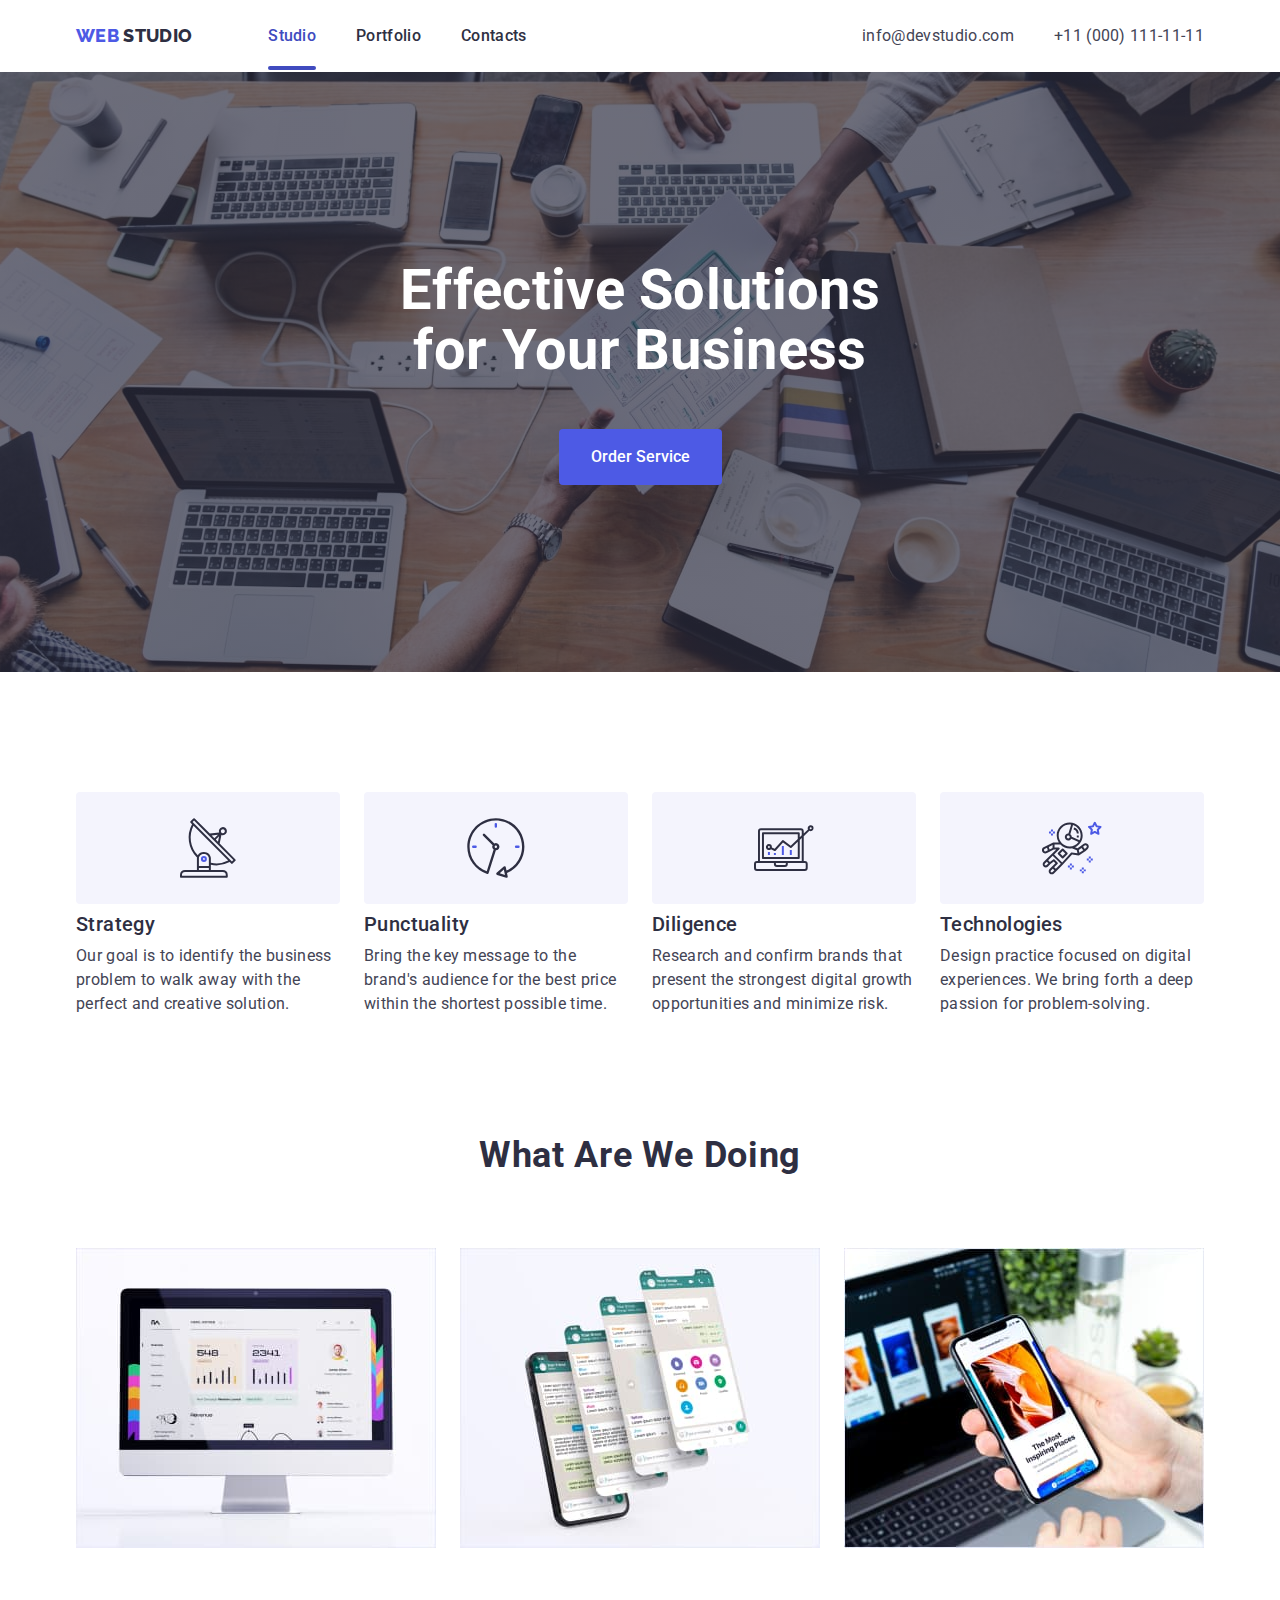
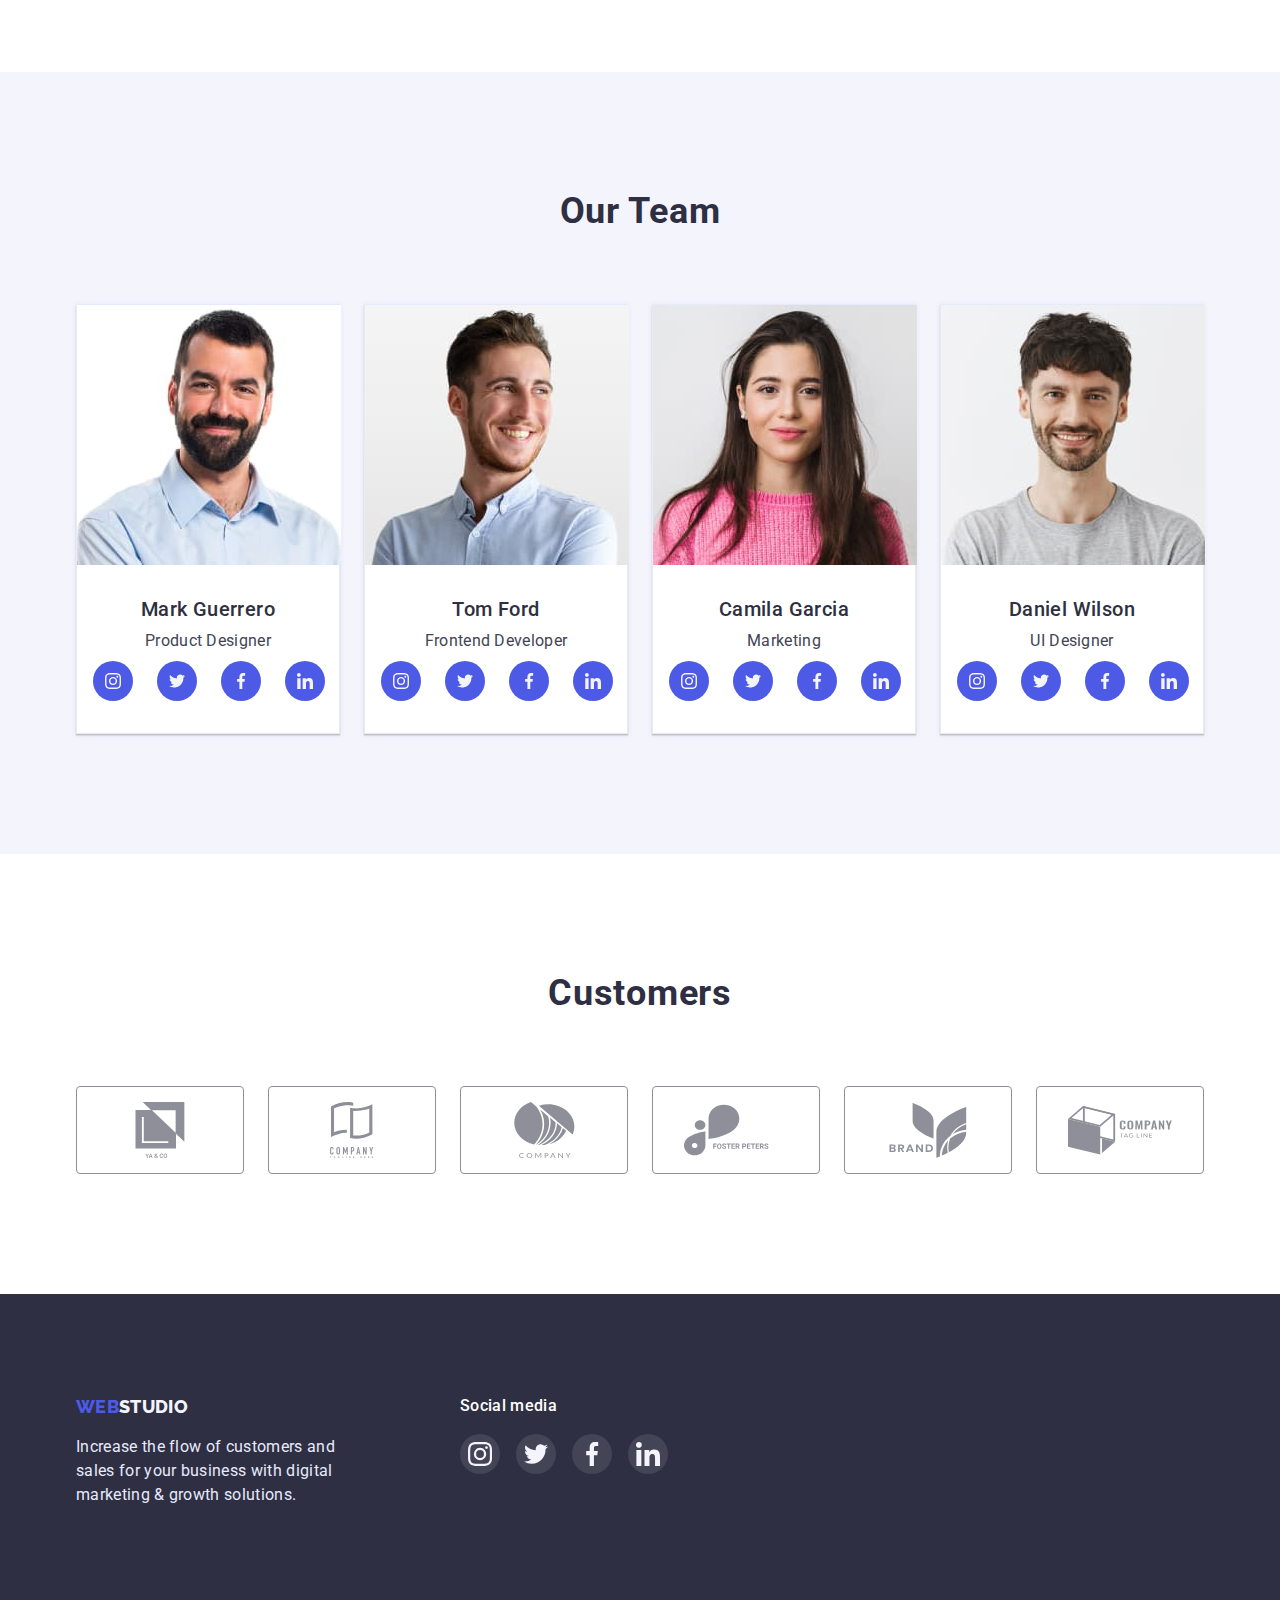
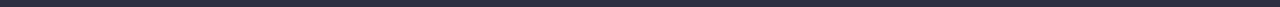
<file: index.html>
<!DOCTYPE html>
<html lang="en">

<head>
    <meta charset="UTF-8">
    <meta http-equiv="X-UA-Compatible" content="IE=edge">
    <meta name="viewport" content="width=device-width, initial-scale=1.0">
    <title>Document</title>

    <link rel="preconnect" href="https://fonts.googleapis.com">
    <link rel="preconnect" href="https://fonts.gstatic.com" crossorigin>
    <link
        href="https://fonts.googleapis.com/css2?family=Raleway:wght@800&family=Roboto:wght@400;500;700;900&display=swap"
        rel="stylesheet">
    <link rel="stylesheet"
        href="https://cdnjs.cloudflare.com/ajax/libs/modern-normalize/1.1.0/modern-normalize.min.css">
    <link rel="stylesheet" href="./css/style.css">
</head>

<body>
    <header>
        <!-- Navigation -->
        <div class="container">
            <nav class="main-nav">
                <a href="/" class="logo-contener">
                    <span class="nav-logo-text-parth-one">Web</span>
                    <span class="nav-logo-text-parth-two">Studio</span>
                </a>
                <ul class="nav-title">
                    <li class="nav-title-list">
                        <a href="index.html" class="nav-title-list-text active">Studio</a>
                    </li>
                    <li class="nav-title-list">
                        <a href="portfolio.html" class="nav-title-list-text">Portfolio</a>
                    </li>
                    <li class="nav-title-list">
                        <a href="index.html" class="nav-title-list-text">Contacts</a>
                    </li>
                </ul>
                <!-- Contacts -->
                <address class="nav-contact">
                    <ul class="nav-contact-content">
                        <li class="nav-contact-list">
                            <a href="mailto:info@devstudio.com" class="nav-contact-list-text">info@devstudio.com</a>
                        </li>
                        <li class="nav-contact-list">
                            <a href="tel:+110001111111" class="nav-contact-list-text">+11 (000) 111-11-11</a>
                        </li>
                    </ul>
                </address>
            </nav>
        </div>
    </header>

    <main>
        <!-- Hero -->
        <section class="hero">
            <div class="container">
                <h1 class="hero-h1">Effective Solutions for Your Business</h1>
                <button class="hero-startpage-btn" type="button" data-modal-open>Order Service</button>
            </div>
        </section>
        <!-- Section 1 -->
        <section class="section-1">
            <div class="container">
                <h2 class="section-1-h2">Our Advantages</h2>
                <ul class="position-section-1 list">
                    <li class="li-width">
                        <div class="position-icon">
                            <svg class="antenna">
                                <use href="./images/icons.svg#icon-antenna"></use>
                            </svg>
                        </div>
                        <h3 class="section-1-h3">Strategy</h3>
                        <p class="section-1-p">Our goal is to identify the business problem to walk away with the
                            perfect
                            and creative solution. </p>
                    </li>
                    <li class="li-width">
                        <div class="position-icon">
                            <svg class="clock">
                                <use href="./images/icons.svg#icon-clock"></use>
                            </svg>
                        </div>
                        <h3 class="section-1-h3">Punctuality</h3>
                        <p class="section-1-p">Bring the key message to the brand's audience for the best price within
                            the
                            shortest possible time.</p>
                    </li>
                    <li class="li-width">
                        <div class="position-icon">
                            <svg class="diagram">
                                <use href="./images/icons.svg#icon-diagram"></use>
                            </svg>
                        </div>
                        <h3 class="section-1-h3">Diligence</h3>
                        <p class="section-1-p">Research and confirm brands that present the strongest digital growth
                            opportunities and minimize risk.</p>

                    </li>
                    <li class="li-width">
                        <div class="position-icon">
                            <svg class="astronaut">
                                <use href="./images/icons.svg#icon-astronaut"></use>
                            </svg>
                        </div>
                        <h3 class="section-1-h3">Technologies</h3>
                        <p class="section-1-p">Design practice focused on digital experiences. We bring forth a deep
                            passion
                            for problem-solving.</p>
                    </li>
                </ul>
            </div>
        </section>
        <!-- Section 2 -->
        <section class="section-2">
            <div class="container">
                <h2 class="section-2-h2">What are we doing</h2>
                <ul class="position-section-2 list">
                    <li class="li-width">
                        <img class="section-2-img" src="./images/img-1.jpg" alt="monitor" width="360">
                    </li>
                    <li class="li-width">
                        <img class="section-2-img" src="./images/img-2.jpg" alt="mobile-apps" width="360">
                    </li>
                    <li class="li-width">
                        <img class="section-2-img" src="./images/img-3.jpg" alt="phone" width="360">
                    </li>
                </ul>
            </div>
        </section>
        <!-- Section 3 -->
        <section class="section-3">
            <div class="container">
                <h2 class="section-3-h2">Our Team</h2>
                <ul class="position-section-3 list">
                    <li class="li-width">
                        <img src="./images/team-card-1.jpg" alt="Mark Guerrero" width="264">
                        <div class="section-3-content">
                            <h3 class="section-3-h3">Mark Guerrero</h3>
                            <p class="section-3-p">Product Designer</p>
                            <ul class="icon-socialmedia list">
                                <li class="background-li">
                                    <a class="socialmedia-icon" href="">
                                        <svg class="socmedia-icon-svg" width="16px" height="16px">
                                            <use href="./images/icons.svg#icon-instagram"></use>
                                        </svg>
                                    </a>
                                </li>
                                <li class="background-li">
                                    <a class="socialmedia-icon" href="">
                                        <svg class="socmedia-icon-svg" width="16px" height="16px">
                                            <use href="./images/icons.svg#icon-twitter"></use>
                                        </svg>
                                    </a>
                                </li>
                                <li class="background-li">
                                    <a class="socialmedia-icon" href="">
                                        <svg class="socmedia-icon-svg" width="16px" height="16px">
                                            <use href="./images/icons.svg#icon-facebook"></use>
                                        </svg>
                                    </a>
                                </li>
                                <li class="background-li">
                                    <a class="socialmedia-icon" href="">
                                        <svg class="socmedia-icon-svg" width="16px" height="16px">
                                            <use href="./images/icons.svg#icon-linkedin"></use>
                                        </svg>
                                    </a>
                                </li>
                            </ul>
                        </div>
                    </li>
                    <li class="li-width">
                        <img src="./images/team-card-2.jpg" alt="Tom Ford" width="264">
                        <div class="section-3-content">
                            <h3 class="section-3-h3">Tom Ford</h3>
                            <p class="section-3-p">Frontend Developer</p>
                            <ul class="icon-socialmedia list">
                                <li class="background-li">
                                    <a class="socialmedia-icon" href="">
                                        <svg class="socmedia-icon-svg" width="16px" height="16px">
                                            <use href="./images/icons.svg#icon-instagram"></use>
                                        </svg>
                                    </a>
                                </li>
                                <li class="background-li">
                                    <a class="socialmedia-icon" href="">
                                        <svg class="socmedia-icon-svg" width="16px" height="16px">
                                            <use href="./images/icons.svg#icon-twitter"></use>
                                        </svg>
                                    </a>
                                </li>
                                <li class="background-li">
                                    <a class="socialmedia-icon" href="">
                                        <svg class="socmedia-icon-svg" width="16px" height="16px">
                                            <use href="./images/icons.svg#icon-facebook"></use>
                                        </svg>
                                    </a>
                                </li>
                                <li class="background-li">
                                    <a class="socialmedia-icon" href="">
                                        <svg class="socmedia-icon-svg" width="16px" height="16px">
                                            <use href="./images/icons.svg#icon-linkedin"></use>
                                        </svg>
                                    </a>
                                </li>
                            </ul>
                        </div>
                    </li>
                    <li class="li-width">
                        <img src="./images/team-card-3.jpg" alt="Camila Garcia" width="264">
                        <div class="section-3-content">
                            <h3 class="section-3-h3">Camila Garcia</h3>
                            <p class="section-3-p">Marketing</p>
                            <ul class="icon-socialmedia list">
                                <li class="background-li">
                                    <a class="socialmedia-icon" href="">
                                        <svg class="socmedia-icon-svg" width="16px" height="16px">
                                            <use href="./images/icons.svg#icon-instagram"></use>
                                        </svg>
                                    </a>
                                </li>
                                <li class="background-li">
                                    <a class="socialmedia-icon" href="">
                                        <svg class="socmedia-icon-svg" width="16px" height="16px">
                                            <use href="./images/icons.svg#icon-twitter"></use>
                                        </svg>
                                    </a>
                                </li>
                                <li class="background-li">
                                    <a class="socialmedia-icon" href="">
                                        <svg class="socmedia-icon-svg" width="16px" height="16px">
                                            <use href="./images/icons.svg#icon-facebook"></use>
                                        </svg>
                                    </a>
                                </li>
                                <li class="background-li">
                                    <a class="socialmedia-icon" href="">
                                        <svg class="socmedia-icon-svg" width="16px" height="16px">
                                            <use href="./images/icons.svg#icon-linkedin"></use>
                                        </svg>
                                    </a>
                                </li>
                            </ul>
                        </div>
                    </li>
                    <li class="li-width">
                        <img src="./images/team-card-4.jpg" alt="Daniel Wilson" width="264">
                        <div class="section-3-content">
                            <h3 class="section-3-h3">Daniel Wilson</h3>
                            <p class="section-3-p">UI Designer</p>
                            <ul class="icon-socialmedia list">
                                <li class="background-li">
                                    <a class="socialmedia-icon" href="">
                                        <svg class="socmedia-icon-svg" width="16px" height="16px">
                                            <use href="./images/icons.svg#icon-instagram"></use>
                                        </svg>
                                    </a>
                                </li>
                                <li class="background-li">
                                    <a class="socialmedia-icon" href="">
                                        <svg class="socmedia-icon-svg" width="16px" height="16px">
                                            <use href="./images/icons.svg#icon-twitter"></use>
                                        </svg>
                                    </a>
                                </li>
                                <li class="background-li">
                                    <a class="socialmedia-icon" href="">
                                        <svg class="socmedia-icon-svg" width="16px" height="16px">
                                            <use href="./images/icons.svg#icon-facebook"></use>
                                        </svg>
                                    </a>
                                </li>
                                <li class="background-li">
                                    <a class="socialmedia-icon" href="">
                                        <svg class="socmedia-icon-svg" width="16px" height="16px">
                                            <use href="./images/icons.svg#icon-linkedin"></use>
                                        </svg>
                                    </a>
                                </li>
                            </ul>
                        </div>
                    </li>
                </ul>
            </div>
        </section>
        <!-- Section 4 -->
        <section class="section-4">
            <div class="container">
                <h2 class="section-4-h2">
                    Customers
                </h2>
                <ul class="icon-companies list">
                    <li class="icon-companies-li">
                        <a class="comp-icon-svg" href="">
                            <svg class="comp-svg" width="104px" height="56px">
                                <use href="./images/icons.svg#icon-comp1"></use>
                            </svg>
                        </a>
                    </li>
                    <li class="icon-companies-li">
                        <a class="comp-icon-svg" href="">
                            <svg class="comp-svg" width="104px" height="56px">
                                <use href="./images/icons.svg#icon-comp2"></use>
                            </svg>
                        </a>
                    </li>
                    <li class="icon-companies-li">
                        <a class="comp-icon-svg" href="">
                            <svg class="comp-svg" width="104px" height="56px">
                                <use href="./images/icons.svg#icon-comp3"></use>
                            </svg>
                        </a>
                    </li>
                    <li class="icon-companies-li">
                        <a class="comp-icon-svg" href="">
                            <svg class="comp-svg" width="104px" height="56px">
                                <use href="./images/icons.svg#icon-comp4"></use>
                            </svg>
                        </a>
                    </li>
                    <li class="icon-companies-li">
                        <a class="comp-icon-svg" href="">
                            <svg class="comp-svg" width="104px" height="56px">
                                <use href="./images/icons.svg#icon-comp5"></use>
                            </svg>
                        </a>
                    </li>
                    <li class="icon-companies-li">
                        <a class="comp-icon-svg" href="">
                            <svg class="comp-svg" width="104px" height="56px">
                                <use href="./images/icons.svg#icon-comp6"></use>
                            </svg>
                        </a>
                    </li>

                </ul>
            </div>
        </section>

    </main>
    <!-- Footer -->
    <footer class="footer">
        <div class="container">
            <div class="flex">
                <div class="footer-position">
                    <a href="./index.html" class="footer-logo-position">
                        <span class="footer-logo-parth1">Web</span><span class="footer-logo-parth2">Studio</span>
                    </a>
                    <p class="footer-p">Increase the flow of customers and sales for your business with digital
                        marketing &
                        growth
                        solutions.</p>
                </div>
                <div class="fotter-socialmedia">
                    <p class="fotter-socialmedia-p">Social media</p>
                    <ul class="footer-ul list">
                        <li class="fotter-socialmedia-li">
                            <a class="fotter-socialmedia-a" href="">
                                <svg class="instagram" width="24px" height="24px">
                                    <use href="./images/icons.svg#icon-instagram"></use>
                                </svg>
                            </a>
                        </li>
                        <li class="fotter-socialmedia-li">
                            <a class="fotter-socialmedia-a" href="">
                                <svg class="twitter" width="24px" height="24px">
                                    <use href="./images/icons.svg#icon-twitter"></use>
                                </svg>
                            </a>
                        </li>
                        <li class="fotter-socialmedia-li">
                            <a class="fotter-socialmedia-a" href="">
                                <svg class="facebook" width="24px" height="24px">
                                    <use href="./images/icons.svg#icon-facebook"></use>
                                </svg>
                            </a>
                        </li>
                        <li class="fotter-socialmedia-li">
                            <a class="fotter-socialmedia-a" href="">
                                <svg class="linkedin" width="24px" height="24px">
                                    <use href="./images/icons.svg#icon-linkedin"></use>
                                </svg>
                            </a>
                        </li>
                    </ul>
                </div>
            </div>
        </div>
    </footer>

    <!-- Modal Window-->
    <div class="backdrop is-hidden" data-modal>
        <div class="modal">
            <button class="modal-close-button" type="button" data-modal-close>
                <svg class="modal-close-icon" width="8" height="8">
                    <use href="./images/icons.svg#icon-close"></use>
                </svg>
            </button>
        </div>
    </div>
    <script src="./js/modal.js"></script>
</body>

</html>
</file>
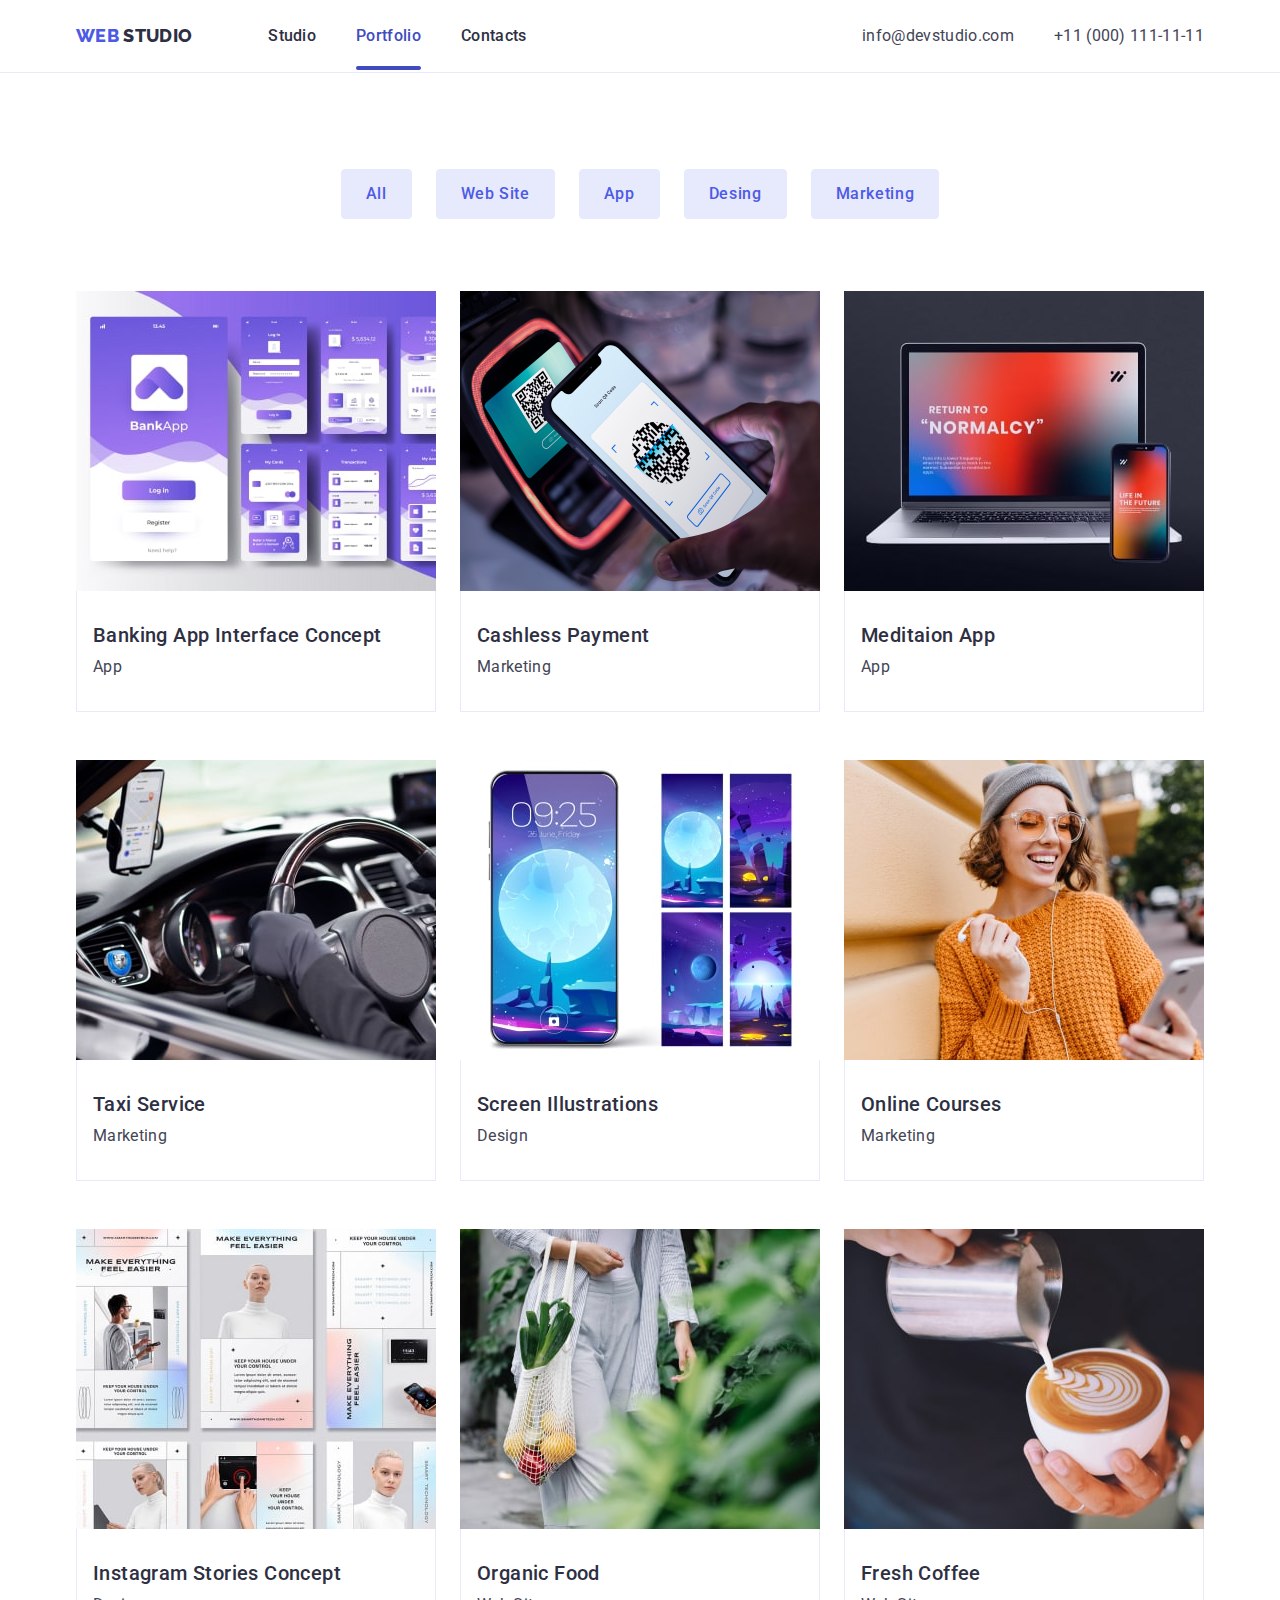
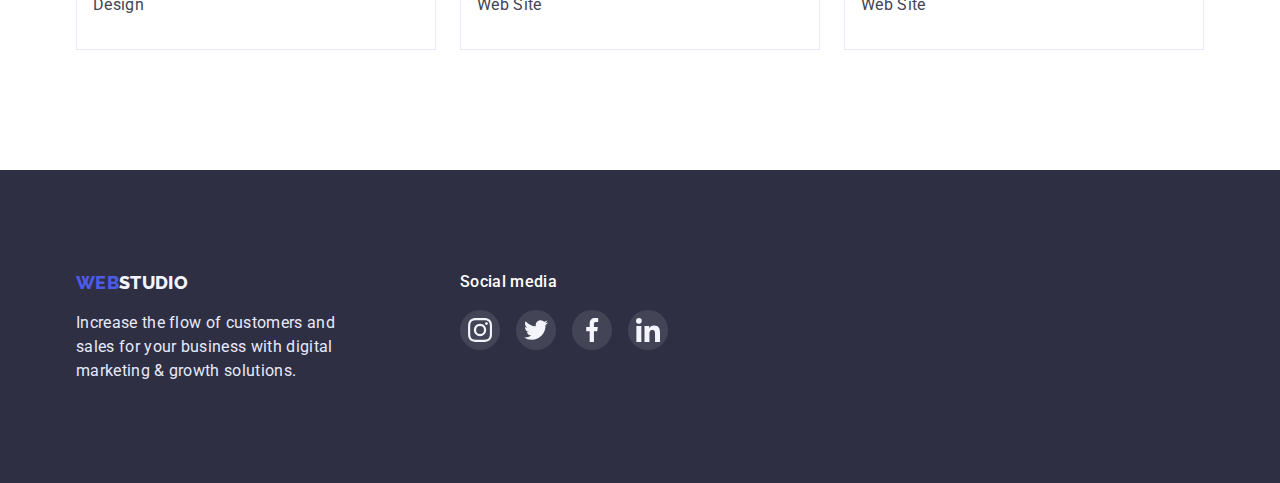
<file: portfolio.html>
<!DOCTYPE html>
<html lang="en">

<head>
    <meta charset="UTF-8">
    <meta http-equiv="X-UA-Compatible" content="IE=edge">
    <meta name="viewport" content="width=device-width, initial-scale=1.0">
    <title>Document</title>

    <link rel="preconnect" href="https://fonts.googleapis.com">
    <link rel="preconnect" href="https://fonts.gstatic.com" crossorigin>
    <link
        href="https://fonts.googleapis.com/css2?family=Raleway:wght@800&family=Roboto:wght@400;500;700;900&display=swap"
        rel="stylesheet">
    <link rel="stylesheet"
        href="https://cdnjs.cloudflare.com/ajax/libs/modern-normalize/1.1.0/modern-normalize.min.css">
    <link rel="stylesheet" href="./css/style.css">
</head>

<body>
    <header>
        <!-- Navigation -->
        <div class="container">
            <nav class="main-nav">
                <a href="/" class="logo-contener">
                    <span class="nav-logo-text-parth-one">Web</span>
                    <span class="nav-logo-text-parth-two">Studio</span>
                </a>
                <ul class="nav-title">
                    <li class="nav-title-list">
                        <a href="index.html" class="nav-title-list-text">Studio</a>
                    </li>
                    <li class="nav-title-list">
                        <a href="portfolio.html" class="nav-title-list-text active">Portfolio</a>
                    </li>
                    <li class="nav-title-list">
                        <a href="index.html" class="nav-title-list-text">Contacts</a>
                    </li>
                </ul>
                <!-- Contacts -->
                <address class="nav-contact">
                    <ul class="nav-contact-content">
                        <li class="nav-contact-list">
                            <a href="mailto:info@devstudio.com" class="nav-contact-list-text">info@devstudio.com</a>
                        </li>
                        <li class="nav-contact-list">
                            <a href="tel:+110001111111" class="nav-contact-list-text">+11 (000) 111-11-11</a>
                        </li>
                    </ul>
                </address>
            </nav>
        </div>
    </header>
    <!-- Main -->
    <!-- Main menu-->
    <main>
        <div class="section-portfolio">
            <div class="container">
                <ul class="portfolio-btn position">
                    <li class="li-width">
                        <button class="portfolio-btn-list" type="button">All</button>
                    </li>
                    <li class="li-width">
                        <button class="portfolio-btn-list" type="button">Web Site</button>
                    </li>
                    <li class="li-width">
                        <button class="portfolio-btn-list" type="button">App</button>
                    </li>
                    <li class="li-width">
                        <button class="portfolio-btn-list" type="button">Desing</button>
                    </li>
                    <li class="li-width">
                        <button class="portfolio-btn-list" type="button">Marketing</button>
                    </li>
                </ul>

                <!--Portfolio Products-->
                <h1 class="portfolio-main-h1">Product</h1>
                <ul class="portfolio-product-list list">
                    <li class="li-width">
                        <div class="portfolio-thumb">
                            <img src="./images/img-1-1.jpg" alt="Banking App Interface Concept" width="360">
                            <div class="overlay">
                                <p class="overlay-text">
                                    14 Stylish and User-Friendly App Design Concepts · Task Manager App · Calorie
                                    Tracker App · Exotic Fruit Ecommerce App · Cloud Storage App
                                </p>
                            </div>
                        </div>
                        <div class="portfolio-product-list-content">
                            <h2 class="portfolio-product-list-h2">Banking App Interface Concept</h2>
                            <p class="portfolio-product-list-p">App</p>
                        </div>
                    </li>
                    <li class="li-width">
                        <div class="portfolio-thumb">
                            <img src="./images/img-1-2.jpg" alt="Cashless Payment" width="360">
                            <div class="overlay">
                                <p class="overlay-text">
                                    14 Stylish and User-Friendly App Design Concepts · Task Manager App · Calorie
                                    Tracker App · Exotic Fruit Ecommerce App · Cloud Storage App
                                </p>
                            </div>
                        </div>
                        <div class="portfolio-product-list-content">
                            <h2 class="portfolio-product-list-h2">Cashless Payment</h2>
                            <p class="portfolio-product-list-p">Marketing</p>
                        </div>
                    </li>
                    <li class="li-width">
                        <div class="portfolio-thumb">
                            <img src="./images/img-1-3.jpg" alt="Meditaion App" width="360">
                            <div class="overlay">
                                <p class="overlay-text">
                                    14 Stylish and User-Friendly App Design Concepts · Task Manager App · Calorie
                                    Tracker App · Exotic Fruit Ecommerce App · Cloud Storage App
                                </p>
                            </div>
                        </div>
                        <div class="portfolio-product-list-content">
                            <h2 class="portfolio-product-list-h2">Meditaion App</h2>
                            <p class="portfolio-product-list-p">App</p>
                        </div>
                    </li>
                    <li class="li-width">
                        <div class="portfolio-thumb">
                            <img src="./images/img-1-4.jpg" alt="Taxi Service" width="360">
                            <div class="overlay">
                                <p class="overlay-text">
                                    14 Stylish and User-Friendly App Design Concepts · Task Manager App · Calorie
                                    Tracker App · Exotic Fruit Ecommerce App · Cloud Storage App
                                </p>
                            </div>
                        </div>
                        <div class="portfolio-product-list-content">
                            <h2 class="portfolio-product-list-h2">Taxi Service</h2>
                            <p class="portfolio-product-list-p">Marketing</p>
                        </div>
                    </li>
                    <li class="li-width">
                        <div class="portfolio-thumb">
                            <img src="./images/img-1-5.jpg" alt="Screen Illustrations" width="360">
                            <div class="overlay">
                                <p class="overlay-text">
                                    14 Stylish and User-Friendly App Design Concepts · Task Manager App · Calorie
                                    Tracker App · Exotic Fruit Ecommerce App · Cloud Storage App
                                </p>
                            </div>
                        </div>
                        <div class="portfolio-product-list-content">
                            <h2 class="portfolio-product-list-h2">Screen Illustrations</h2>
                            <p class="portfolio-product-list-p">Design</p>
                        </div>
                    </li>
                    <li class="li-width">
                        <div class="portfolio-thumb">
                            <img src="./images/img-1-6.jpg" alt="Online Courses" width="360">
                            <div class="overlay">
                                <p class="overlay-text">
                                    14 Stylish and User-Friendly App Design Concepts · Task Manager App · Calorie
                                    Tracker App · Exotic Fruit Ecommerce App · Cloud Storage App
                                </p>
                            </div>
                        </div>
                        <div class="portfolio-product-list-content">
                            <h2 class="portfolio-product-list-h2">Online Courses</h2>
                            <p class="portfolio-product-list-p">Marketing</p>
                        </div>
                    </li>
                    <li class="li-width">
                        <div class="portfolio-thumb">
                            <img src="./images/img-1-7.jpg" alt="Instagram Stories Concept" width="360">
                            <div class="overlay">
                                <p class="overlay-text">
                                    14 Stylish and User-Friendly App Design Concepts · Task Manager App · Calorie
                                    Tracker App · Exotic Fruit Ecommerce App · Cloud Storage App
                                </p>
                            </div>
                        </div>
                        <div class="portfolio-product-list-content">
                            <h2 class="portfolio-product-list-h2">Instagram Stories Concept</h2>
                            <p class="portfolio-product-list-p">Design</p>
                        </div>
                    </li>
                    <li class="li-width">
                        <div class="portfolio-thumb">
                            <img src="./images/img-1-8.jpg" alt="Organic Food" width="360">
                            <div class="overlay">
                                <p class="overlay-text">
                                    14 Stylish and User-Friendly App Design Concepts · Task Manager App · Calorie
                                    Tracker App · Exotic Fruit Ecommerce App · Cloud Storage App
                                </p>
                            </div>
                        </div>
                        <div class="portfolio-product-list-content">
                            <h2 class="portfolio-product-list-h2">Organic Food</h2>
                            <p class="portfolio-product-list-p">Web Site</p>
                        </div>
                    </li>
                    <li class="li-width">
                        <div class="portfolio-thumb">
                            <img src="./images/img-1-9.jpg" alt="Fresh Coffee" width="360">
                            <div class="overlay">
                                <p class="overlay-text">
                                    14 Stylish and User-Friendly App Design Concepts · Task Manager App · Calorie
                                    Tracker App · Exotic Fruit Ecommerce App · Cloud Storage App
                                </p>
                            </div>
                        </div>
                        <div class="portfolio-product-list-content">
                            <h2 class="portfolio-product-list-h2">Fresh Coffee</h2>
                            <p class="portfolio-product-list-p">Web Site</p>
                        </div>
                    </li>
                </ul>
            </div>
        </div>
    </main>
    <!-- Footer -->
    <footer class="footer">
        <div class="container">
            <div class="flex">
                <div class="footer-position">
                    <a href="./index.html" class="footer-logo-position">
                        <span class="footer-logo-parth1">Web</span><span class="footer-logo-parth2">Studio</span>
                    </a>
                    <p class="footer-p">Increase the flow of customers and sales for your business with digital
                        marketing &
                        growth
                        solutions.</p>
                </div>
                <div class="fotter-socialmedia">
                    <p class="fotter-socialmedia-p">Social media</p>
                    <ul class="footer-ul list">
                        <li class="fotter-socialmedia-li">
                            <a class="fotter-socialmedia-a" href="">
                                <svg class="instagram" width="24px" height="24px">
                                    <use href="./images/icons.svg#icon-instagram"></use>
                                </svg>
                            </a>
                        </li>
                        <li class="fotter-socialmedia-li">
                            <a class="fotter-socialmedia-a" href="">
                                <svg class="twitter" width="24px" height="24px">
                                    <use href="./images/icons.svg#icon-twitter"></use>
                                </svg>
                            </a>
                        </li>
                        <li class="fotter-socialmedia-li">
                            <a class="fotter-socialmedia-a" href="">
                                <svg class="facebook" width="24px" height="24px">
                                    <use href="./images/icons.svg#icon-facebook"></use>
                                </svg>
                            </a>
                        </li>
                        <li class="fotter-socialmedia-li">
                            <a class="fotter-socialmedia-a" href="">
                                <svg class="linkedin" width="24px" height="24px">
                                    <use href="./images/icons.svg#icon-linkedin"></use>
                                </svg>
                            </a>
                        </li>
                    </ul>
                </div>
            </div>
        </div>
    </footer>
</body>

</html>
</file>
<file: css/style.css>
/* Global classes */

:root {
  --title-text-color-primary: #2e2f42;
  --title-text-color-secondary: #434455;
  --primary-btn-bg-color: #4d5ae5;
  --secondary-btn-bg-color: #e7e9fc;
  --primary-btn-color: #ffffff;
  --secondary-btn-color: #4d5ae5;
}

a {
  text-decoration: none;
}

body {
  font-family: "Roboto", sans-serif;
  letter-spacing: 0.02em;
}

h1,
h2,
h3,
h4,
h5,
h6,
p,
ul {
  margin: 0;
  padding: 0;
}

.list {
  list-style-type: none;
}

.container {
  width: 1158px;
  padding-left: 15px;
  padding-right: 15px;
  margin-left: auto;
  margin-right: auto;
  box-sizing: border-box;
}

/* NAVIGATION */

.main-nav {
  display: flex;
  align-items: center;
  height: 72px;
}

.nav-title {
  display: flex;
  position: relative;
}

.nav-title .nav-title-list:not(:last-child) {
  margin-right: 40px;
}

.logo-contener {
  margin-right: 76px;
}

.nav-logo-text-parth-one {
  font-family: "Raleway";
  font-style: normal;
  color: #4d5ae5;
  font-size: 18px;
  line-height: 1.4;
  font-weight: 800;
  text-transform: uppercase;
}

.nav-logo-text-parth-two {
  font-family: "Raleway";
  font-style: normal;
  color: #2e2f42;
  font-size: 18px;
  line-height: 1.4;
  font-weight: 800;
  text-transform: uppercase;
}

.nav-title-list,
.nav-contact-list {
  list-style-type: none;
}

.nav-title-list-text {
  font-family: "Roboto";
  position: relative;
  font-style: normal;
  font-weight: 500;
  font-size: 16px;
  line-height: 1.5;
  color: #2e2f42;
}

.nav-title-list-text::after {
  content: "";
  position: absolute;
  display: block;
  width: 100%;
  height: 4px;
  left: 0px;
  top: 40px;
  border-radius: 2px;
  bottom: -1px;
}

.nav-title-list-text.active {
  color: #404bbf;
}
.nav-title-list-text.active::after {
  background: #404bbf;
}

.nav-title-list-text:hover,
.nav-title-list-text:focus {
  color: #404bbf;
  transition: color 250ms cubic-bezier(0.4, 0, 0.2, 1);
  /* transition-duration: 250ms;
  transition-timing-function: cubic-bezier(0.4, 0, 0.2, 1); */
}

/* CONTACT */
.nav-contact {
  margin-left: auto;
  position: relative;
}

.nav-contact-content {
  display: flex;
}

.nav-contact-content .nav-contact-list:not(:last-child) {
  margin-right: 40px;
}

.nav-contact-list-text {
  font-family: "Roboto";
  font-style: normal;
  font-weight: 400;
  font-size: 16px;
  line-height: 1.5;
  letter-spacing: 0.02em;
  color: #434455;
}

.nav-contact-list-text:hover,
.nav-contact-list-text:focus {
  color: #404bbf;
  transition: color 250ms cubic-bezier(0.4, 0, 0.2, 1);
  /* transition-duration: 250ms;
  transition-timing-function: cubic-bezier(0.4, 0, 0.2, 1); */
}

/* MAIN */
/* HERO */

.hero {
  max-width: 1440px;
  height: 600px;
  margin-left: auto;
  margin-right: auto;
  padding-top: 188px;
  padding-bottom: 188px;
  background-image: linear-gradient(
      to bottom,
      rgba(46, 47, 66, 0.7),
      rgba(46, 47, 66, 0.7)
    ),
    url(../images/people-office-1.jpg);
  background-size: cover;
  background-position: center;
}

/* .position-h1,
.position-button {
  display: block;
}

.position-h1 {
  display: flex;
  justify-content: center;
}

.position-button {
  margin-top: 48px;
} */

.hero-h1 {
  color: #ffffff;
  font-weight: 700;
  font-size: 56px;
  line-height: 1.08;
  text-align: center;
  width: 496px;
  margin-left: auto;
  margin-right: auto;
}

.position-button .hero-h1 {
  margin-top: 188px;
}

.hero-startpage-btn {
  color: #ffffff;
  background-color: #4d5ae5;
  font-family: "Roboto";
  font-style: normal;
  font-weight: 500;
  font-size: 16px;
  line-height: 1.5;
  display: flex;
  align-items: center;
  cursor: pointer;
  padding: 16px 32px;
  margin: 0 auto;
  margin-top: 48px;
  border-radius: 4px;
  border-style: none;
}

.hero-startpage-btn:hover,
.hero-startpage-btn:focus {
  background-color: #404bbf;
  transition: background-color 250ms cubic-bezier(0.4, 0, 0.2, 1);
  color: #ffffff;
  cursor: pointer;
}

/* SECTION 1 */
.section-1 {
  padding-top: 120px;
}

.section-1-h2 {
  visibility: hidden;
  display: none;
}

.position-section-1 {
  display: flex;
}

.position-section-1 > .li-width {
  width: calc((100% - 72px) / 4);
  margin-right: 24px;
}

.position-section-1 .position-icon {
  background-color: #f4f4fd;
  display: flex;
  justify-content: center;
  padding-top: 24px;
  padding-bottom: 24px;
  border-radius: 4px;
}

.antenna,
.astronaut,
.clock,
.diagram {
  width: 59.72px;
  height: 64px;
}

.position-section-1 > .li-width:nth-last-child(-n + 1) {
  margin-right: 0px;
}

.section-1-h3 {
  margin-top: 8px;
  font-weight: 500;
  font-size: 20px;
  line-height: 1.2;
  letter-spacing: 0.02em;
  color: var(--title-text-color-primary);
}

.section-1-p {
  font-weight: 400;
  font-size: 16px;
  line-height: 1.5;
  letter-spacing: 0.02em;
  color: var(--title-text-color-secondary);
  margin-top: 8px;
}

/* SECTION 2 */

.section-2 {
  padding-top: 120px;
  padding-bottom: 120px;
}

.position-section-2 {
  display: flex;
  margin-top: 72px;
}

.position-section-2 > .li-width {
  width: calc((100% - 48px) / 3);
  margin-right: 24px;
}

.position-section-2 > .li-width:nth-last-child(-n + 1) {
  margin-right: 0px;
}

.section-2-h2 {
  font-weight: 700;
  font-size: 36px;
  line-height: 1.11;
  text-align: center;
  letter-spacing: 0.02em;
  text-transform: capitalize;
  color: var(--title-text-color-primary);
}

.section-2-img {
  width: 360px;
  height: 300px;
}

/* SECTION 3 */

.section-3 {
  display: flex;
  background-color: #f4f4fd;
  padding-top: 120px;
  padding-bottom: 120px;
  margin-left: auto;
  margin-right: auto;
}

.position-section-3 {
  display: flex;
}

.position-section-3 > .li-width {
  width: calc((100% - 72px) / 4);
  margin-right: 24px;
  border: 1px solid #e7e9fc;
  box-shadow: 0px 1px 6px rgba(46, 47, 66, 0.08),
    0px 1px 1px rgba(46, 47, 66, 0.16), 0px 2px 1px rgba(46, 47, 66, 0.08);
  background-color: #ffffff;
}

.position-section-3 > .li-width:nth-last-child(-n + 1) {
  margin-right: 0px;
}

.position-section-3 > .li-width img {
  display: block;
  margin: auto;
}

.section-3-content {
  padding: 32px 16px;
}

.section-3-h2 {
  font-weight: 700;
  font-size: 36px;
  line-height: 1.11;
  text-align: center;
  letter-spacing: 0.02em;
  text-transform: capitalize;
  color: var(--title-text-color-primary);
  margin-bottom: 72px;
}

.section-3-h3 {
  font-weight: 500;
  font-size: 20px;
  line-height: 1.2;
  letter-spacing: 0.02em;
  color: var(--title-text-color-primary);
  text-align: center;
}

.section-3-p {
  font-weight: 400;
  font-size: 16px;
  line-height: 1.5;
  letter-spacing: 0.02em;
  color: var(--title-text-color-secondary);
  margin-top: 8px;
  text-align: center;
}

.icon-socialmedia {
  display: inline-flex;
  justify-content: space-between;
  margin-top: 8px;
}

.background-li:nth-last-child(-n + 1) {
  margin-right: 0px;
}

.socialmedia-icon:hover,
.socialmedia-icon:focus {
  background-color: #404bbf;
  transition-duration: 250ms;
  transition-timing-function: cubic-bezier(0.4, 0, 0.2, 1);
}

.socialmedia-icon {
  display: flex;
  justify-content: center;
  align-items: center;
  width: 40px;
  height: 40px;
  background-color: #4d5ae5;
  border-radius: 50%;
  margin-right: 24px;
}

/* SECTION 4 */

.section-4 {
  padding-top: 120px;
  padding-bottom: 120px;
  margin-left: auto;
  margin-right: auto;
}

.section-4-h2 {
  font-weight: 700;
  font-size: 36px;
  line-height: 1.11;
  text-align: center;
  letter-spacing: 0.02em;
  color: #2e2f42;
}

.icon-companies {
  display: inline-flex;
  padding-top: 72px;
}

.comp-icon-svg {
  display: inline-flex;
  justify-content: center;
  align-items: center;
  width: 168px;
  height: 88px;
  margin-right: 24px;
  border: 1px solid #8e8f99;
  border-radius: 4px;
}

.comp-svg {
  fill: #8e8f99;
}

.comp-icon-svg:hover,
.comp-icon-svg:focus {
  border: 1px solid #404bbf;
  background-color: #ffffff;
  transition-duration: 250ms;
  transition-timing-function: cubic-bezier(0.4, 0, 0.2, 1);
}

.comp-icon-svg:hover .comp-svg,
.comp-icon-svg:focus .comp-svg {
  fill: #404bbf;
  transition-duration: 250ms;
  transition-timing-function: cubic-bezier(0.4, 0, 0.2, 1);
}

.icon-companies-li:nth-last-child(-n + 1) {
  margin-right: 0px;
}

/* FOTTER */

.footer {
  background: #2e2f42;
  padding-top: 100px;
  padding-bottom: 100px;
  margin-left: auto;
  margin-right: auto;
}

.footer-position {
  display: flex;
  flex-direction: column;
}

.footer-logo-parth1 {
  font-family: "Raleway";
  font-style: normal;
  color: #4d5ae5;
  font-size: 18px;
  line-height: 1.4;
  font-weight: 800;
  text-transform: uppercase;
}

.footer-logo-parth2 {
  font-family: "Raleway";
  font-style: normal;
  color: #f4f4fd;
  font-size: 18px;
  line-height: 1.4;
  font-weight: 800;
  text-transform: uppercase;
}

.footer-p {
  width: 264px;
  font-weight: 400;
  font-size: 16px;
  line-height: 1.5;
  letter-spacing: 0.02em;
  color: #e7e9fc;
  margin-top: 16px;
}

.fotter-socialmedia {
  display: flex;
  padding-left: 120px;
  flex-direction: column;
}

.fotter-socialmedia-p {
  font-weight: 500;
  font-size: 16px;
  line-height: 1.5;
  letter-spacing: 0.02em;
  color: #ffffff;
}

.footer-ul {
  display: inline-flex;
  padding-top: 16px;
}

.fotter-socialmedia-a {
  display: inline-flex;
  justify-content: center;
  align-items: center;
  width: 40px;
  height: 40px;
  background-color: #434455;
  border-radius: 50%;
  margin-right: 16px;
}

.fotter-socialmedia-a:is(:hover, :focus) {
  color: #ffffff;
  background-color: #31d0aa;
  transition: background-color 250ms cubic-bezier(0.4, 0, 0.2, 1);
  /* transition-duration: 250ms;
  transition-timing-function: cubic-bezier(0.4, 0, 0.2, 1); */
}

.fotter-socialmedia-li:nth-last-child(-n + 1) {
  margin-right: 0px;
}

.flex {
  display: inline-flex;
}

/* PORTFOLIO */

/* SECTION PORTFOLIO */
/* MAIN MENU */

.section-portfolio {
  padding-top: 96px;
  padding-bottom: 120px;
  margin-left: auto;
  margin-right: auto;
  border-top: 1px solid #e7e9fc;
}

.portfolio-btn.position {
  display: flex;
  justify-content: center;
}

.portfolio-btn {
  list-style-type: none;
}

.portfolio-btn-list {
  color: var(--secondary-btn-color);
  background-color: var(--secondary-btn-bg-color);
  font-family: "Roboto";
  font-style: normal;
  font-weight: 500;
  font-size: 16px;
  line-height: 1.5;
  display: flex;
  align-items: center;
  text-align: center;
  letter-spacing: 0.04em;
  cursor: pointer;
  padding: 12px 24px;
  border-radius: 4px;
  border: 1px solid #e7e9fc;
}

.portfolio-btn-list:hover,
.portfolio-btn-list:focus {
  color: var(--primary-btn-color);
  background-color: var(--primary-btn-bg-color);
  cursor: pointer;
  box-shadow: 0px 3px 1px rgba(0, 0, 0, 0.1), 0px 2px 1px rgba(0, 0, 0, 0.08),
    0px 2px 2px rgba(0, 0, 0, 0.12);
  border-radius: 4px;
  border-color: #e7e9fc;
  transition: color 250ms cubic-bezier(0.4, 0, 0.2, 1),
    background-color 250ms cubic-bezier(0.4, 0, 0.2, 1),
    border-color 250ms cubic-bezier(0.4, 0, 0.2, 1),
    box-shadow 250ms cubic-bezier(0.4, 0, 0.2, 1);
}

.portfolio-btn > .li-width {
  margin-right: 24px;
}

.portfolio-btn > .li-width:nth-last-child(-n + 1) {
  margin-right: 0px;
}

/* MODAL WINDOW */
.backdrop {
  position: fixed;
  width: 100%;
  height: 100%;
  left: 0px;
  top: 0px;
  background: rgba(46, 47, 66, 0.4);
  transition: opacity 250ms cubic-bezier(0.4, 0, 0.2, 1),
    visibility 250ms cubic-bezier(0.4, 0, 0.2, 1);
}

.backdrop.is-hidden {
  opacity: 0;
  pointer-events: none;
  visibility: hidden;
}

.modal {
  position: absolute;
  width: 408px;
  min-height: 584px;
  left: 50%;
  top: 50%;
  transform: translate(-50%, -50%);
  background: #fcfcfc;
  box-shadow: 0px 1px 1px rgba(0, 0, 0, 0.14), 0px 1px 3px rgba(0, 0, 0, 0.12),
    0px 2px 1px rgba(0, 0, 0, 0.2);
  border-radius: 4px;
  transition: transform 250ms cubic-bezier(0.4, 0, 0.2, 1);
}

.modal-close-button {
  position: absolute;
  width: 24px;
  height: 24px;
  background: #e7e9fc;
  border: 1px solid rgba(0, 0, 0, 0.1);
  border-radius: 50%;
  top: 24px;
  right: 24px;
  display: flex;
  justify-content: center;
  align-items: center;
  padding: 0;
  cursor: pointer;
}

.modal-close-button:is(:hover, :focus) {
  background-color: #404bbf;
  fill: #ffffff;
  border: none;
  transition-duration: 250ms;
  transition-timing-function: cubic-bezier(0.4, 0, 0.2, 1);
  border: none;
}

/* PORTFOLIO PRODUCTS */

.portfolio-product-list img {
  display: block;
}

.portfolio-product-list {
  display: flex;
  flex-wrap: wrap;
  padding-top: 72px;
}

.portfolio-product-list > .li-width {
  margin-right: 24px;
  margin-bottom: 48px;
}

.portfolio-thumb {
  position: relative;
  overflow: hidden;
}

/* OVERLAY */
.overlay {
  position: absolute;
  width: 360px;
  height: 300px;
  left: 0px;
  top: 0px;
  background: #4d5ae5;
  mix-blend-mode: normal;
  transform: translateY(100%);
}

.overlay-text {
  position: absolute;
  width: 296px;
  height: 96px;
  left: 32px;
  top: 40px;
  font-size: 16px;
  line-height: 24px;
  letter-spacing: 0.02em;
  color: #f4f4fd;
}

.li-width:hover .overlay {
  transform: translateY(0);
  transition-duration: 250ms;
  transition-timing-function: cubic-bezier(0.4, 0, 0.2, 1);
}

.portfolio-product-list .li-width:hover,
.portfolio-product-list .li-width:focus {
  box-shadow: 0px 1px 6px rgba(46, 47, 66, 0.08),
    0px 1px 1px rgba(46, 47, 66, 0.16), 0px 2px 1px rgba(46, 47, 66, 0.08);
  transition-duration: 250ms;
  transition-timing-function: cubic-bezier(0.4, 0, 0.2, 1);
}

.portfolio-product-list > .li-width:nth-child(3n + 3) {
  margin-right: 0px;
}

.portfolio-product-list > .li-width:nth-last-child(-n + 3) {
  margin-bottom: 0px;
}

.portfolio-main-h1 {
  visibility: hidden;
  display: none;
}
.portfolio-product-list-content {
  padding: 32px 0;
  border: 1px solid #e7e9fc;
  border-top: 0px;
}

.portfolio-product-list-h2 {
  font-weight: 500;
  font-size: 20px;
  line-height: 1.2;
  letter-spacing: 0.02em;
  color: #2e2f42;
  padding-left: 16px;
  padding-right: 16px;
}

.portfolio-product-list-p {
  font-weight: 400;
  font-size: 16px;
  line-height: 1.5;
  letter-spacing: 0.02em;
  color: #434455;
  padding-left: 16px;
  padding-right: 16px;
  padding-top: 8px;
}
</file>
